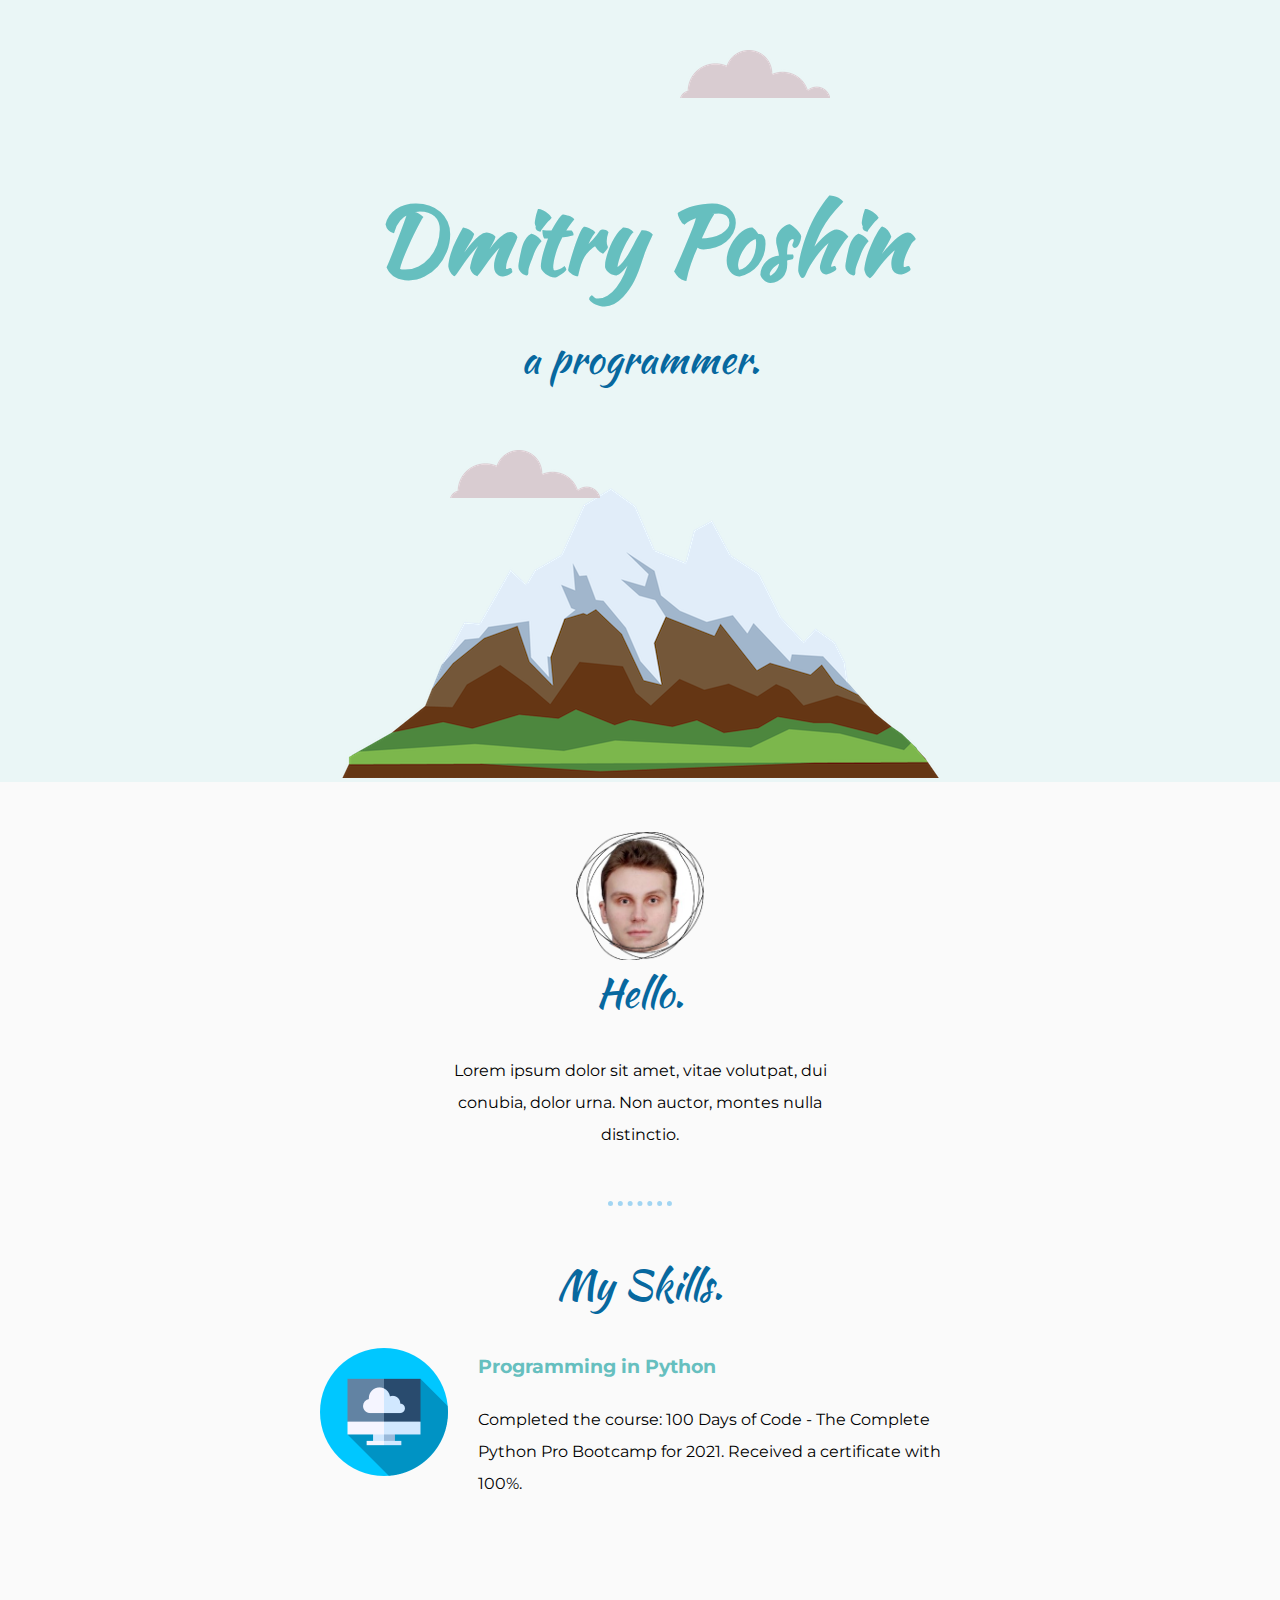
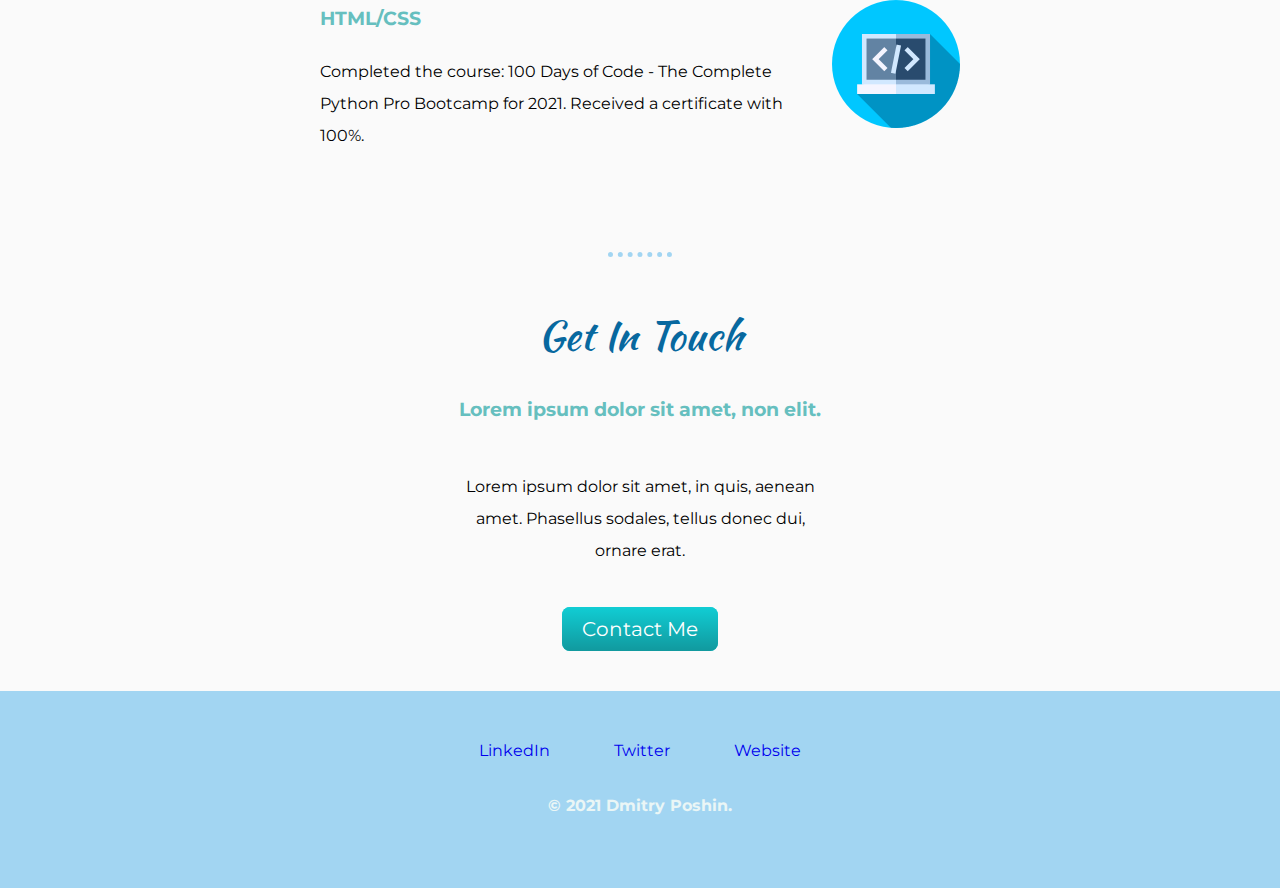
<file: MY_SITE/index.html>
<!DOCTYPE html>
<html lang="en">
<head>
    <meta charset="UTF-8">
    <meta http-equiv="X-UA-Compatible" content="IE=edge">
    <meta name="viewport" content="width=device-width, initial-scale=1.0">
    <title>Dmitry Poshin</title>
    <link rel="stylesheet" href="css/styles.css">
    <link rel="icon" href="favicon.ico">
    <link rel="preconnect" href="https://fonts.googleapis.com">
    <link rel="preconnect" href="https://fonts.gstatic.com" crossorigin>
    <link href="https://fonts.googleapis.com/css2?family=Francois+One&family=Kaushan+Script&family=Montserrat:wght@200&display=swap" rel="stylesheet">  
</head>
<body>
    <div class="top-container">
        <img class="top-cloud" src="images/cloud.png" alt="cloud image">
        <h1>Dmitry Poshin</h1>
        <h2 class="p1">a <span>pro</span>grammer.</h2>
        <img class="bottom-cloud" src="images/cloud.png" alt="cloud image">
        <img src="images/mountain.png" alt="mountain image">
    </div>
        <div class="middle-container">
            <div class="profile">
              <img class="profile-photo" src="profile photo.png" alt="">
              <h2>Hello.</h2>
              <p class="intro">Lorem ipsum dolor sit amet, vitae volutpat, dui conubia, dolor urna. Non auctor, montes nulla distinctio.</p>
            </div>
            <hr>
            <div class="skills">
              <h2>My Skills.</h2>
              <div class="skill-row">
                <img class="skills-img1" src="images/cloudicon.png" alt="">
                <h3>Programming in Python</h3>
                <p>Completed the course: 100 Days of Code - The Complete Python Pro Bootcamp for 2021. Received a certificate with 100%. </p>
              </div>
              <div class="skill-row">
                <img class="skills-img2" src="images/programming.png" alt="">
                <h3>HTML/CSS</h3>
                <p>Completed the course: 100 Days of Code - The Complete Python Pro Bootcamp for 2021. Received a certificate with 100%.</p>
              </div>
            </div>
            <hr>
            <div class="contact-me">
              <h2>Get In Touch</h2>
              <h3>Lorem ipsum dolor sit amet, non elit.</h3>
              <p class="prologue">Lorem ipsum dolor sit amet, in quis, aenean amet. Phasellus sodales, tellus donec dui, ornare erat.</p>
                <a class="btn" href="mailto:prototype6777@icloud.com">Contact Me</a>

            </div>
          </div>
          
          
          <div class="bottom-container">
            <a class="footer-link" href="https://www.linkedin.com/">LinkedIn</a>
            <a class="footer-link" href="https://twitter.com/">Twitter</a>
            <a class="footer-link" href="https://www.appbrewery.co/">Website</a>
            <p class='fotter-text'> <strong>© 2021 Dmitry Poshin.</strong></p>
          </div>
</body>
</html>
</file>
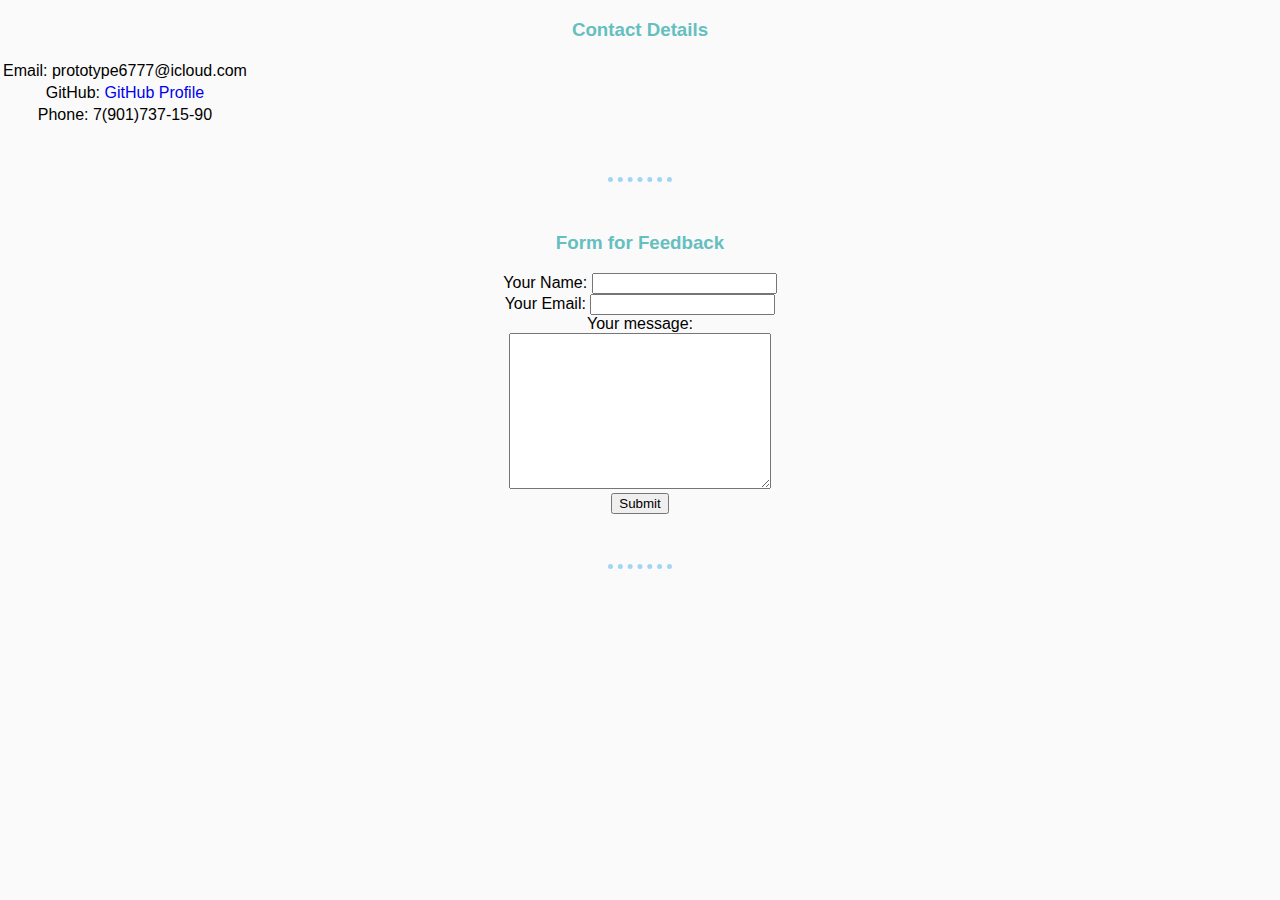
<file: MY_SITE/contacts.html>
<!DOCTYPE html>
<html lang="en">
<head>
    <meta charset="UTF-8">
    <meta http-equiv="X-UA-Compatible" content="IE=edge">
    <meta name="viewport" content="width=device-width, initial-scale=1.0">
    <title>Contact Me</title>
    <link rel="stylesheet" href="css/styles.css">
</head>
<body>
    <h3>Contact Details</h3>
    <table>
        <tr>
            <td>Email: prototype6777@icloud.com</td>
        </tr>
        <tr>
            <td>GitHub: <a href="https://github.com/Dmitrii6776?tab=repositories">GitHub Profile</a></td>
        </tr>
        <tr>
            <td>Phone: 7(901)737-15-90</td>
        </tr>
    </table>
    <hr>
    <h3>Form for Feedback</h3>
    <form 
    action="mailto:prototype6777@icloud.com" method="POST" enctype="text/plain">
    <label>Your Name:</label>
    <input type="text" name="Your Name"><br>
    <label>Your Email:</label>
    <input type="text" name="Your Email"><br>
    <label>Your message:</label><br>
    <textarea name="Yor message" cols="30" rows="10"></textarea><br>
    <input type="submit" name="Submit">

    </form>
    <hr>
</body>
</html>
</file>
<file: MY_SITE/css/styles.css>
body {
    background-color: #FAFAFA;
    margin: 0;
    text-align: center;
    font-family: 'Montserrat', sans-serif;
}
h2 {
    font-family: 'Kaushan Script', cursive;
    font-size: 2.5rem;
    color: #07689F;
    font-weight: normal;
    margin-top: 0%;
}

.top-container {
    background-color: #EAF6F6;
    position: relative;
    padding-top: 100px;
}

h1 {
    font-size: 5.625rem;
    margin: 50px auto 0 auto;
    font-family: 'Kaushan Script', cursive;
    color: #66BFBF;
    line-height: 2;
}

h3 {
    font-family: 'Montserrat', sans-serif;
    color: #66BFBF;
    
}

a {
    font-family: 'Montserrat', sans-serif;
    text-decoration: none;
}
a :hover {
    color: white;
}

.profile-photo {
    width: 10%;
}
.profile {
    padding-top: 50px;
    margin-bottom: 50px;
}

.bottom-cloud {
    position: absolute;
    top: 450px;
    left: 450px;
}

.top-cloud {
    position: absolute;
    top: 50px;
    right: 450px;
}
.bottom-container {
    background-color: #A2D5F2;
    padding: 50px;
}

.midle-container {
    margin: 100px 0;
}
.skill-row {
    width: 50%;
    margin: auto auto 100px auto;
    text-align: left;
    line-height: 2;
}
.skills-img1 {
    width: 20%;
    float: left;
    margin-right: 30px;
}
.skills-img2 {
    width: 20%;
    float: right;
    margin-left: 30px;
}
.fotter-text {
    color: #EAF6F6;
    margin-top: 30px;
}
.footer-link {
    margin: 30px;
}
hr {
    border-style: none;
    border-top-style: dotted;
    border-color: #A2D5F2;
    border-width: 5px;
    width: 5%;
    margin-top: 50px;
    margin-bottom: 50px;
}

.btn {
    background: #11cdd4;
    background-image: -webkit-linear-gradient(top, #11cdd4, #11999e);
    background-image: -moz-linear-gradient(top, #11cdd4, #11999e);
    background-image: -ms-linear-gradient(top, #11cdd4, #11999e);
    background-image: -o-linear-gradient(top, #11cdd4, #11999e);
    background-image: linear-gradient(to bottom, #11cdd4, #11999e);
    -webkit-border-radius: 8;
    -moz-border-radius: 8;
    border-radius: 8px;
    font-family: 'Montserrat', sans-serif;
    color: #ffffff;
    font-size: 20px;
    padding: 10px 20px 10px 20px;
    text-decoration: none;
  }
  
  .btn:hover {
    background: #30e3cb;
    background-image: -webkit-linear-gradient(top, #30e3cb, #2bc4ad);
    background-image: -moz-linear-gradient(top, #30e3cb, #2bc4ad);
    background-image: -ms-linear-gradient(top, #30e3cb, #2bc4ad);
    background-image: -o-linear-gradient(top, #30e3cb, #2bc4ad);
    background-image: linear-gradient(to bottom, #30e3cb, #2bc4ad);
    text-decoration: none;

  }

.contact-me {
    margin-bottom: 50px;
}


p {
    line-height: 2;
  }

.intro {
    width: 30%;
    margin: auto;
}
.prologue {
    width: 30%;
    margin: 50px auto 50px auto;
}
</file>
